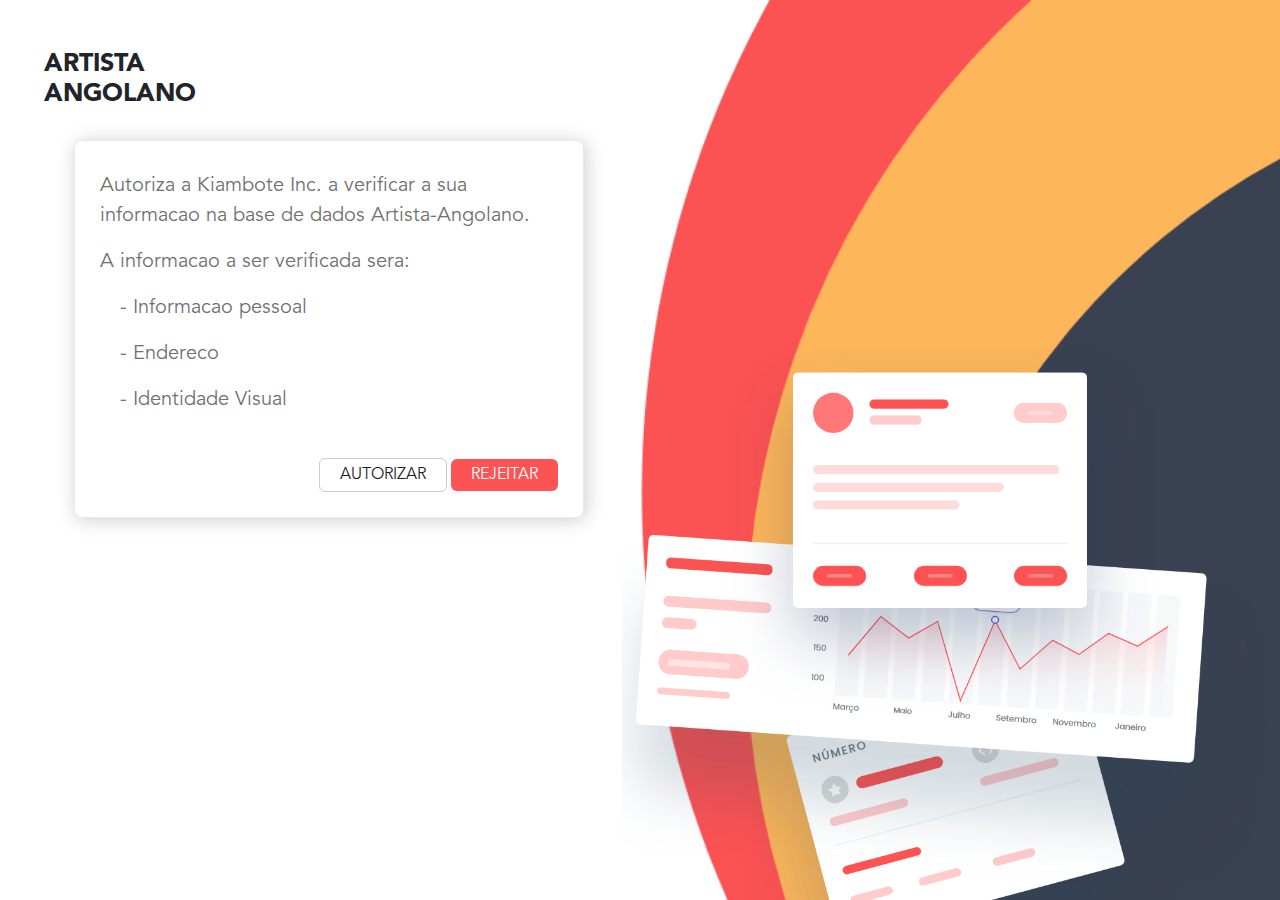
<file: index.html>
<!DOCTYPE html>
<html lang="en">

<head>
  <meta charset="UTF-8" />
  <meta http-equiv="X-UA-Compatible" content="IE=edge" />
  <meta name="viewport" content="width=device-width, initial-scale=1.0" />
  <title>Authorize desktop</title>

  <!-- CSS files -->
  <link href="./css/main.css" rel="stylesheet" />
  <link href="./css/bootstrap.min.css" rel="stylesheet" />

  <!-- Font Awesome -->
  <link rel="stylesheet" href="https://cdnjs.cloudflare.com/ajax/libs/font-awesome/4.7.0/css/font-awesome.min.css" />
</head>

<body class="">
  <div class="row fullheight ">

    <div class="col-md-6 authdiv1">
      <div class="autdash1">
        <img src="./images/mblimhbg.svg" class="bgmblauth" />
        <div class="auttoplgo">
          <h2>ARTISTA<br />ANGOLANO</h2>
        </div>
        <div class="authbox">
          <p>
            Autoriza a Kiambote Inc. a verificar a sua informacao na base de
            dados Artista-Angolano.
          </p>
          <p> A informacao a ser verificada sera:</p>
          <div class="marleft20">

            <p>- Informacao pessoal</p>
            <p>- Endereco</p>
            <p>- Identidade Visual</p>
          </div>

          <div class="authbtns">
            <a href="#" class="btnsimple">AUTORIZAR</a>
            <a href="#" class="btnred">REJEITAR</a>
          </div>
        </div>
      </div>
    </div>

    <div class="col-md-6 authdiv2bg disnonauth">

      <div class="sideimgauth ">
        <img src="./images/Group 286.png" />
      </div>
    </div>
  </div>

  <!-- JavaScript File -->
  <script src="./js/bootstrap.bundle.min.js"></script>
  <script src="https://cdnjs.cloudflare.com/ajax/libs/jquery/2.2.2/jquery.min.js"></script>
  <script src="./js/auth.js"></script>
</body>

</html>
</file>
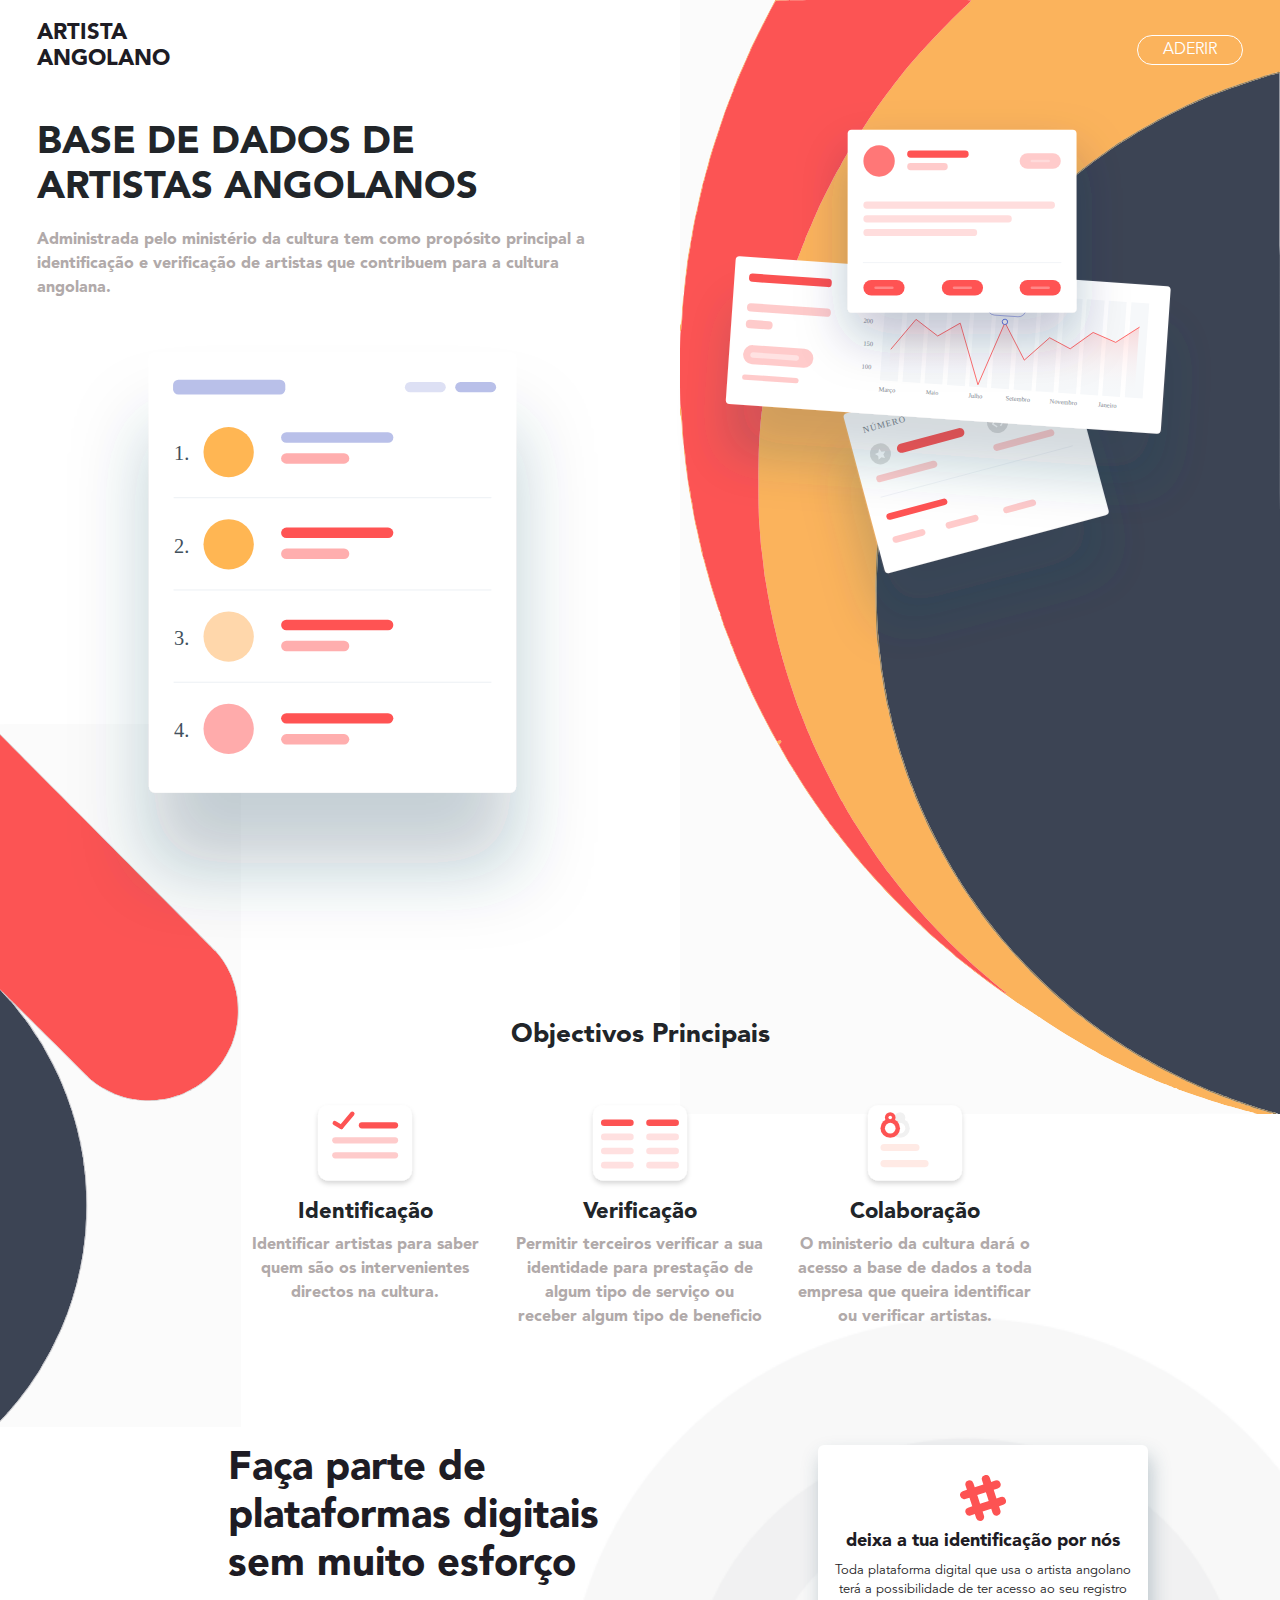
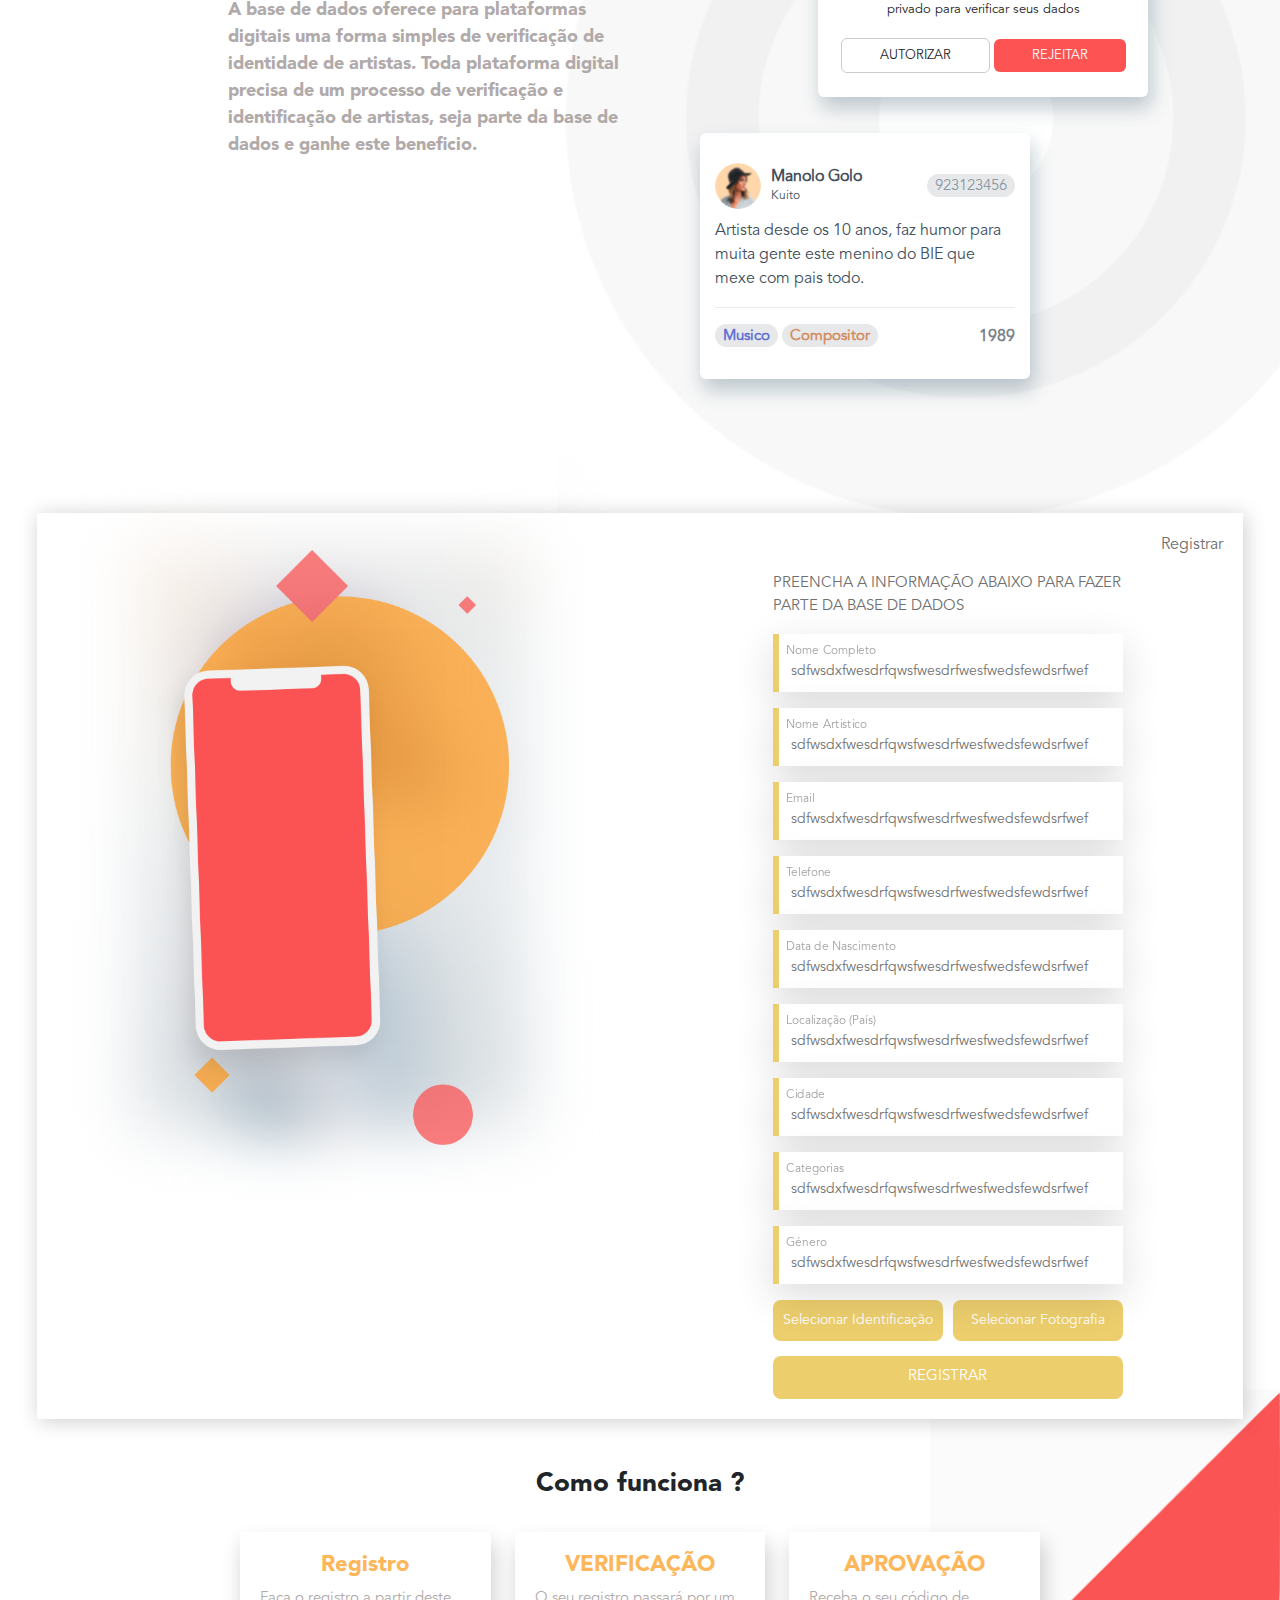
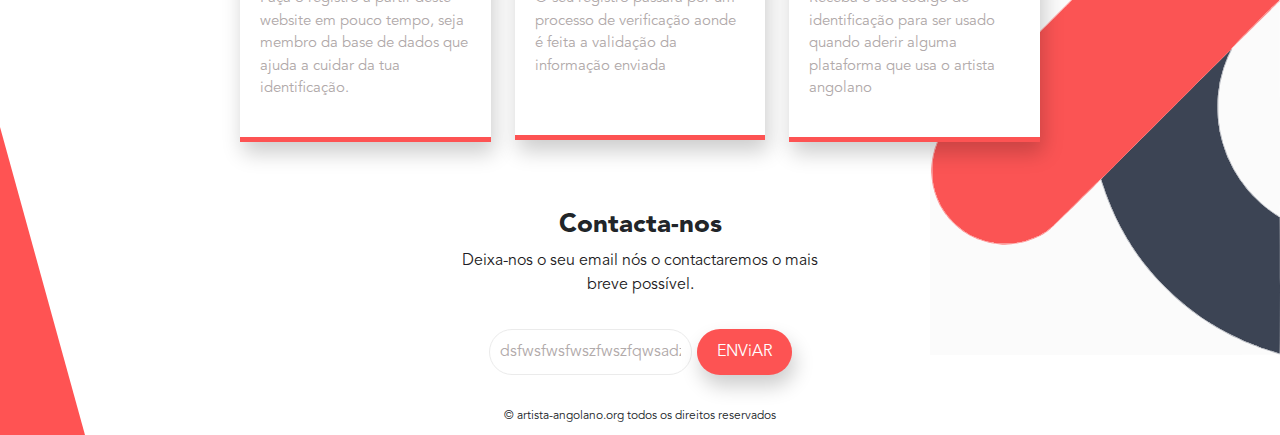
<file: Web-desktop.html>
<!DOCTYPE html>
<html lang="en">

<head>
  <meta charset="UTF-8" />
  <meta http-equiv="X-UA-Compatible" content="IE=edge" />
  <meta name="viewport" content="width=device-width, initial-scale=1.0" />
  <title>Web Desktop</title>

  <!-- CSS files -->
  <link href="./css/main.css" rel="stylesheet" />
  <link href="./css/bootstrap.min.css" rel="stylesheet" />

  <!-- Font Awesome -->
  <link rel="stylesheet" href="https://cdnjs.cloudflare.com/ajax/libs/font-awesome/4.7.0/css/font-awesome.min.css" />
</head>

<body>
  <div class="mainwebdesk">
    <div class="bgimage1">
      <img src="./images/mblimhbg.svg" />
    </div>
    <div class="bgimage1web">
      <img src="./images/bgwebdesk.svg" />
    </div>
    <div class="mainpagedekdiv">
      <div class="container-fluid">
        <div class="pageheader">
          <div>
            <h2>ARTISTA<br />ANGOLANO</h2>
          </div>
          <div>
            <a href="#" class="btntransp">ADERIR</a>
          </div>
        </div>
        <div class="firstsection">
          <div class="row">
            <div class="col-md-6">
              <div class="sec1left">
                <img src="./images/mblweb1.svg" class="dismbl1" />
                <h2>
                  BASE DE DADOS DE <br />
                  ARTISTAS ANGOLANOS
                </h2>
                <p>
                  Administrada pelo ministério da cultura tem como propósito
                  principal a identificação e verificação de artistas que
                  contribuem para a cultura angolana.
                </p>
                <img class="hidembl1" src="./images/Top Earners.svg" />
              </div>
            </div>
            <div class="col-md-6 hidembl1">
              <div class="sec1right">
                <img src="./images/webdeskimg1.svg" />
              </div>
            </div>
          </div>
        </div>

        <div class="secondmain">
          <div class="secnddevimg">
            <img src="./images/sidedev2.svg" class="disnonsd2mbl" />
            <img src="./images/mblsidedev2.svg" class="disnonsd2dek" />
          </div>
          <div class="secondsection">

            <h2>Objectivos Principais</h2>
            <div class="row">
              <div class="col-md-4">
                <div class="divcol2d">
                  <img src="./images/Group 219.svg" />
                  <h3>Identificação</h3>
                  <p>
                    Identificar artistas para saber quem são os intervenientes
                    directos na cultura.
                  </p>
                </div>
              </div>
              <div class="col-md-4">
                <div class="divcol2d">
                  <img src="./images/Group 220.svg" />
                  <h3>Verificação</h3>
                  <p>
                    Permitir terceiros verificar a sua identidade para prestação
                    de algum tipo de serviço ou receber algum tipo de beneficio
                  </p>
                </div>
              </div>
              <div class="col-md-4">
                <div class="divcol2d">
                  <img src="./images/Group 259.svg" />
                  <h3>Colaboração</h3>
                  <p>
                    O ministerio da cultura dará o acesso a base de dados a toda
                    empresa que queira identificar ou verificar artistas.
                  </p>
                </div>
              </div>
            </div>
          </div>
        </div>

        <div class="thirdmian">
          <div class="thirddevimg">
            <img src="./images/circles3.PNG" class="" />

          </div>
          <div class="thirdsection">

            <img src="./images/circlembl.svg" class="circleimgsec3" />
            <div class="row">
              <div class="col-md-6">
                <div class="sec3d1">
                  <h2>Faça parte de plataformas digitais sem muito esforço</h2>
                  <p>
                    A base de dados oferece para plataformas digitais uma forma
                    simples de verificação de identidade de artistas. Toda
                    plataforma digital precisa de um processo de verificação e
                    identificação de artistas, seja parte da base de dados e
                    ganhe este beneficio.
                  </p>
                </div>
              </div>
              <div class="col-md-6">
                <div class="sec3d2">
                  <div class="samldivfloat1">
                    <img src="./images/slack.svg" />
                    <h2>deixa a tua identificação por nós</h2>
                    <p>
                      Toda plataforma digital que usa o artista angolano terá a
                      possibilidade de ter acesso ao seu registro privado para
                      verificar seus dados
                    </p>
                    <div class="authflbtns">
                      <a href="#" class="btnsimple">AUTORIZAR</a>
                      <a href="#" class="btnred">REJEITAR</a>
                    </div>
                  </div>

                  <div class="samldivfloat2">
                    <div class="smdflex2">
                      <div>
                        <div class="smdflex3">
                          <div>
                            <img src="./images/profilePicMask.png" class="profilemask" />
                          </div>
                          <div class="profilemaskmeta">
                            <h2>Manolo Golo</h2>
                            <p>Kuito</p>
                          </div>
                        </div>
                      </div>
                      <div>
                        <span class="spandeco colorlite1">923123456</span>
                      </div>
                    </div>
                    <p class="mrtop10">
                      Artista desde os 10 anos, faz humor para muita gente este
                      menino do BIE que mexe com pais todo.
                    </p>
                    <div class="smdfexbottom">
                      <div class="smdflex2">
                        <div>
                          <span class="spandeco colorblue1"><b>Musico</b></span>
                          <span class="spandeco colorred1"><b>Compositor</b></span>
                        </div>
                        <div>
                          <p class="sidepflot2">1989</p>
                        </div>
                      </div>
                    </div>
                  </div>
                </div>
              </div>
            </div>
          </div>
        </div>

        <div class="forthsection">
          <div class="divloginmain divregmain">
            <div class="row prel">
              <div class="col-md-6 disnonimg">
                <div class="mblimg">
                  <img class="imgtop" src="./images/registermblpic.png" />
                </div>
              </div>
              <div class="col-md-6 width100">
                <div class="registerdiv">
                  <p class="ldreg">Registrar</p>
                  <div class="maindivld">
                    <div class="divpld">
                      <p>
                        PREENCHA A INFORMAÇÃO ABAIXO PARA FAZER PARTE DA BASE
                        DE DADOS
                      </p>
                    </div>

                    <form>
                      <div class="form-floating mb-3">
                        <input type="name" class="form-control" id="floatingInput"
                          placeholder="sdfwsdxfwesdrfqwsfwesdrfwesfwedsfewdsrfwef"
                          value="sdfwsdxfwesdrfqwsfwesdrfwesfwedsfewdsrfwef" />
                        <label for="floatingInput">Nome Completo</label>
                      </div>
                      <div class="form-floating mb-3">
                        <input type="name" class="form-control" id="floatingInput"
                          placeholder="sdfwsdxfwesdrfqwsfwesdrfwesfwedsfewdsrfwef"
                          value="sdfwsdxfwesdrfqwsfwesdrfwesfwedsfewdsrfwef" />
                        <label for="floatingInput">Nome Artistico</label>
                      </div>
                      <div class="form-floating mb-3">
                        <input type="email" class="form-control" id="floatingInput"
                          placeholder="sdfwsdxfwesdrfqwsfwesdrfwesfwedsfewdsrfwef"
                          value="sdfwsdxfwesdrfqwsfwesdrfwesfwedsfewdsrfwef" />
                        <label for="floatingInput">Email</label>
                      </div>
                      <div class="form-floating mb-3">
                        <input type="name" class="form-control" id="floatingInput"
                          placeholder="sdfwsdxfwesdrfqwsfwesdrfwesfwedsfewdsrfwef"
                          value="sdfwsdxfwesdrfqwsfwesdrfwesfwedsfewdsrfwef" />
                        <label for="floatingInput">Telefone</label>
                      </div>
                      <div class="form-floating mb-3">
                        <input type="name" class="form-control" id="floatingInput"
                          placeholder="sdfwsdxfwesdrfqwsfwesdrfwesfwedsfewdsrfwef"
                          value="sdfwsdxfwesdrfqwsfwesdrfwesfwedsfewdsrfwef" />
                        <label for="floatingInput">Data de Nascimento</label>
                      </div>
                      <div class="form-floating mb-3">
                        <input type="name" class="form-control" id="floatingInput"
                          placeholder="sdfwsdxfwesdrfqwsfwesdrfwesfwedsfewdsrfwef"
                          value="sdfwsdxfwesdrfqwsfwesdrfwesfwedsfewdsrfwef" />
                        <label for="floatingInput">Localização (País)</label>
                      </div>
                      <div class="form-floating mb-3">
                        <input type="name" class="form-control" id="floatingInput"
                          placeholder="sdfwsdxfwesdrfqwsfwesdrfwesfwedsfewdsrfwef"
                          value="sdfwsdxfwesdrfqwsfwesdrfwesfwedsfewdsrfwef" />
                        <label for="floatingInput">Cidade</label>
                      </div>
                      <div class="form-floating mb-3">
                        <input type="name" class="form-control" id="floatingInput"
                          placeholder="sdfwsdxfwesdrfqwsfwesdrfwesfwedsfewdsrfwef"
                          value="sdfwsdxfwesdrfqwsfwesdrfwesfwedsfewdsrfwef" />
                        <label for="floatingInput">Categorias</label>
                      </div>
                      <div class="form-floating mb-3">
                        <input type="name" class="form-control" id="floatingInput"
                          placeholder="sdfwsdxfwesdrfqwsfwesdrfwesfwedsfewdsrfwef"
                          value="sdfwsdxfwesdrfqwsfwesdrfwesfwedsfewdsrfwef" />
                        <label for="floatingInput">Género</label>
                      </div>

                      <div class="btngroup1">
                        <button class="buttonpri">
                          Selecionar Identificação
                        </button>
                        <button class="buttonpri">
                          Selecionar Fotografia
                        </button>
                      </div>
                      <button type="submit" class="buttonpri" style="margin-top: 15px">
                        REGISTRAR
                      </button>
                    </form>
                  </div>
                </div>
              </div>
            </div>
          </div>
        </div>

        <div class="fifthmain">
          <div class="fifthdevimg">
            <img src="./images/sidedev3.svg" />
          </div>
          <div class="fithsection">
            <h2>Como funciona ?</h2>
            <div class="row">
              <div class="col-md-4">
                <div class="fithsecd">
                  <h3>Registro</h3>
                  <p>
                    Faça o registro a partir deste website em pouco tempo, seja
                    membro da base de dados que ajuda a cuidar da tua
                    identificação.
                  </p>
                </div>
              </div>
              <div class="col-md-4">
                <div class="fithsecd">
                  <h3>VERIFICAÇÃO</h3>
                  <p>
                    O seu registro passará por um processo de verificação aonde
                    é feita a validação da informação enviada
                  </p>
                </div>
              </div>
              <div class="col-md-4">
                <div class="fithsecd">
                  <h3>APROVAÇÃO</h3>
                  <p>
                    Receba o seu código de identificação para ser usado quando
                    aderir alguma plataforma que usa o artista angolano
                  </p>
                </div>
              </div>
            </div>
          </div>
        </div>

        <div class="footermain">
          <div class="footerdevimg">
            <img src="./images/sidedev4.svg" />
          </div>
          <div class="footersection">

            <h2>Contacta-nos</h2>
            <p>
              Deixa-nos o seu email nós o contactaremos o mais breve possível.
            </p>
            <div class="">
              <form>
                <input type="text" placeholder="dsfwsfwsfwszfwszfqwsadzwqsadqada" />
                <button class="btncontsub">ENViAR</button>
              </form>
            </div>
            <small>© artista-angolano.org todos os direitos reservados</small>
          </div>
        </div>
      </div>
    </div>
  </div>

  <!-- JavaScript File -->
  <script src="./js/bootstrap.bundle.min.js"></script>
  <script src="https://cdnjs.cloudflare.com/ajax/libs/jquery/2.2.2/jquery.min.js"></script>
  <script src="./js/auth.js"></script>
</body>

</html>
</file>
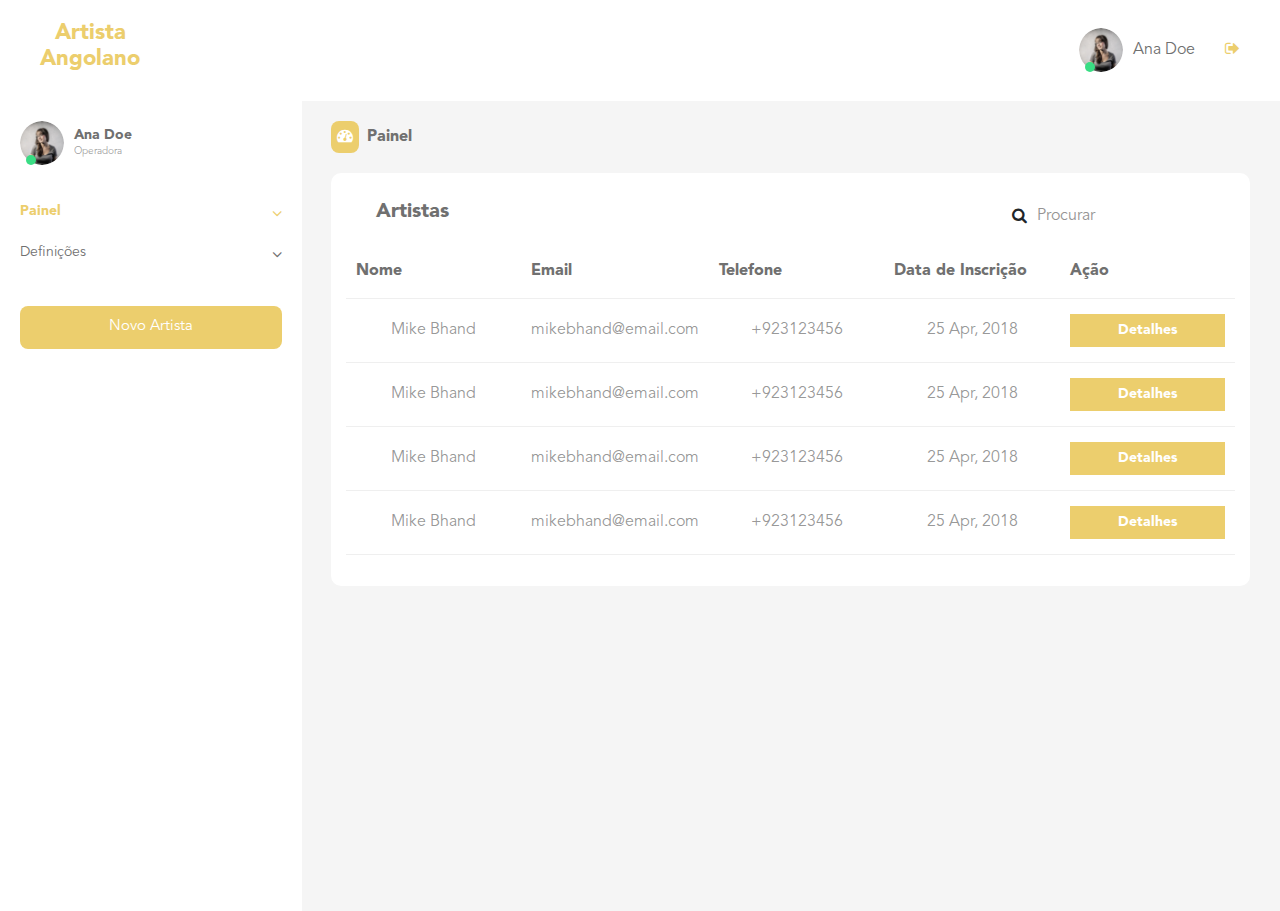
<file: admin/dashboard.html>
<!DOCTYPE html>
<html lang="en">

<head>
  <meta charset="UTF-8" />
  <meta http-equiv="X-UA-Compatible" content="IE=edge" />
  <meta name="viewport" content="width=device-width, initial-scale=1.0" />
  <title>Dashboard</title>

  <!-- CSS files -->
  <link href="../css/main.css" rel="stylesheet" />
  <link href="../css/bootstrap.min.css" rel="stylesheet" />

  <!-- Font Awesome -->
  <link rel="stylesheet" href="https://cdnjs.cloudflare.com/ajax/libs/font-awesome/4.7.0/css/font-awesome.min.css" />
</head>

<body class="bgdash">
  <div class="tophead">
    <div class="mainlogo1">
      <h2>Artista<br>Angolano</h2>
    </div>
    <div class="userdp">
      <div class="profilpic">
        <img src="../images/team-3.png" />
        <span></span>
      </div>
      <p>Ana Doe</p>
      <a href="#"><i class="fa fa-sign-out colorpri"></i></a>
    </div>
  </div>
  <div class="row">
    <div class="col-md-3">
      <div class="dashsidebar">
        <div class="userdp margbott1">
          <div class="profilpic">
            <img src="../images/team-3.png" />
            <span></span>
          </div>
          <div class="usermeta">
            <h2>Ana Doe</h2>
            <p>Operadora</p>
          </div>

        </div>
        <div class="bardashdiv">
          <h2 class="colorpri fontblack">Painel</h2>
          <a><i class="fa fa-angle-down colorpri"></i></a>
        </div>
        <div class="bardashdiv">
          <h2 class="colorli fontbook">Definições</h2>
          <a><i class="fa fa-angle-down colorli"></i></a>
        </div>
        <div>
          <button class="buttonpri">Novo Artista</button>
        </div>
      </div>
    </div>

    <div class="col-md-9">
      <div class="maindash">
        <div class="paneltxtdiv">
          <span><i class="fa fa-tachometer"></i></span>
          <p>Painel</p>
        </div>

        <div class="tablepanel">

          <div class="tabletop">
            <div>
              <h2>Artistas</h2>
            </div>
            <div>
              <div class="search"> <i class="fa fa-search"></i> <input type="text" class="form-control"
                  placeholder="Procurar"></div>
            </div>
          </div>
          <div class="table-responsive">
            <table class="table table-hover">
              <thead>
                <tr>
                  <th scope="col" width="20%">Nome</th>
                  <th scope="col" width="20%">Email</th>
                  <th scope="col" width="20%">Telefone</th>
                  <th scope="col" width="20%">Data de Inscrição</th>
                  <th scope="col" width="20%">Ação</th>
                </tr>
              </thead>
              <tbody>
                <tr>
                  <td>Mike Bhand</td>
                  <td>mikebhand@email.com </td>
                  <td> +923123456 </td>
                  <td>25 Apr, 2018 </td>
                  <td> <button class="buttonpri2" data-bs-toggle="modal" data-bs-target="#detailModal">Detalhes</button>
                  </td>
                </tr>
                <tr>
                  <td>Mike Bhand</td>
                  <td>mikebhand@email.com </td>
                  <td> +923123456 </td>
                  <td>25 Apr, 2018 </td>
                  <td> <button class="buttonpri2" data-bs-toggle="modal" data-bs-target="#detailModal">Detalhes</button>
                  </td>
                </tr>
                <tr>
                  <td>Mike Bhand</td>
                  <td>mikebhand@email.com </td>
                  <td> +923123456 </td>
                  <td>25 Apr, 2018 </td>
                  <td> <button class="buttonpri2" data-bs-toggle="modal" data-bs-target="#detailModal">Detalhes</button>
                  </td>
                </tr>
                <tr>
                  <td>Mike Bhand</td>
                  <td>mikebhand@email.com </td>
                  <td> +923123456 </td>
                  <td>25 Apr, 2018 </td>
                  <td> <button class="buttonpri2" data-bs-toggle="modal" data-bs-target="#detailModal">Detalhes</button>
                  </td>
                </tr>

              </tbody>
            </table>
          </div>
        </div>
      </div>
    </div>
  </div>


  <!-- Detail Model -->
  <div class="modal" id="detailModal" tabindex="-1" aria-labelledby="detailModalLabel" aria-hidden="true">
    <div class="modal-dialog detailmodl">
      <div class="modal-content">
        <div class="modal-body">
          <div class="modaldelt">
            <div class="deta1">
              <h2>Detalhes</h2>
              <p>Name: <span>Evanilson Abril</span></p>
              <p>Date of Birth: <span>02/16/1989</span> </p>
              <p>ID Number: <span>45434534342234322323</span></p>
              <p>Status: <span>Active</span></p>
            </div>
            <div class="deta2">
              <img src="../images/dummy-pic.png" />
            </div>
          </div>

          <div>
            <button type="button" class="buttonpri3">Option</button>
            <button type="button" class="buttonpri3">Option</button>
            <button type="button" class="buttonpri3">Option</button>
            <button type="button" class="buttonpri3" data-bs-dismiss="modal">Close</button>

          </div>
        </div>

      </div>
    </div>
  </div>

  <!-- JavaScript File -->
  <script src="../js/bootstrap.bundle.min.js"></script>
  <script src="https://cdnjs.cloudflare.com/ajax/libs/jquery/2.2.2/jquery.min.js"></script>
  <script src="../js/auth.js"></script>
</body>

</html>
</file>
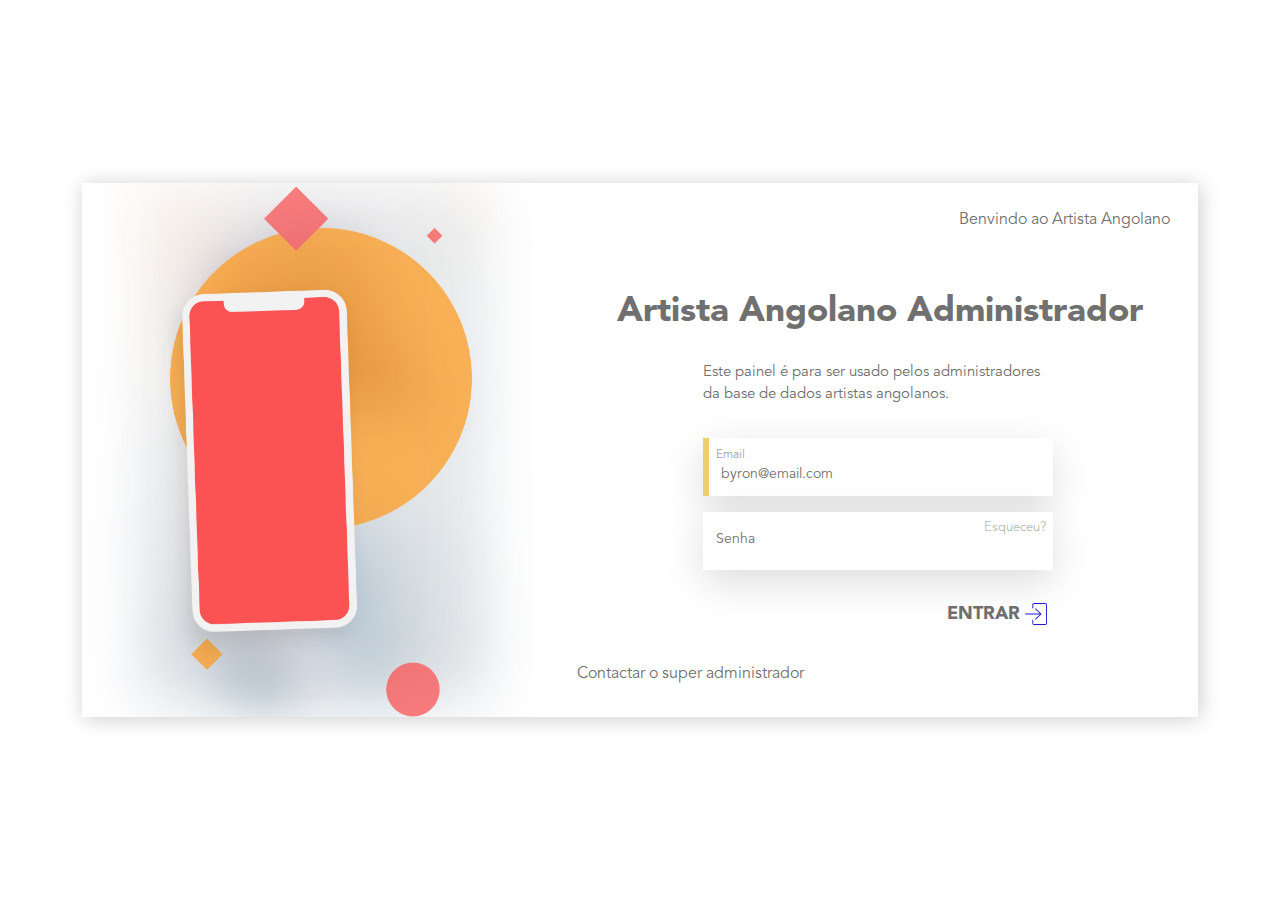
<file: admin/login.html>
<!DOCTYPE html>
<html lang="en">

<head>
  <meta charset="UTF-8" />
  <meta http-equiv="X-UA-Compatible" content="IE=edge" />
  <meta name="viewport" content="width=device-width, initial-scale=1.0" />
  <title>Login</title>

  <!-- CSS files -->
  <link href="../css/main.css" rel="stylesheet" />
  <link href="../css/bootstrap.min.css" rel="stylesheet" />

  <!-- Font Awesome -->
  <link rel="stylesheet" href="https://cdnjs.cloudflare.com/ajax/libs/font-awesome/4.7.0/css/font-awesome.min.css" />
</head>

<body class="">
  <div class="container dcont">
    <div class="divloginmain">
      <div class="row aligncenter prel">
        <div class="col-md-5 disnonimg">
          <div class="mblimg">
            <img src="../images/mobileloginpic.png" />
          </div>
        </div>
        <div class="col-md-7">
          <div class="logindiv">
            <p class="ldfirst">Benvindo ao Artista Angolano</p>
            <div class="maindivld">
              <h2>Artista Angolano Administrador</h2>
              <div class="divpld">
                <p>
                  Este painel é para ser usado pelos administradores da base de
                  dados artistas angolanos.
                </p>
              </div>

              <form>
                <div class="form-floating mb-3">
                  <input type="email" class="form-control" id="floatingInput" placeholder="byron@email.com"
                    value="byron@email.com" />
                  <label for="floatingInput">Email</label>
                </div>
                <div class="form-floating">
                  <input type="password" class="form-control" id="floatingPassword" placeholder="Password" />
                  <label for="floatingPassword">Senha</label>

                  <a href="#" class="passforget">Esqueceu?</a>
                </div>
                <div class="btnsub">
                  <button type="submit">ENTRAR <img src="../images/enter-icon.svg" /></button>
                </div>
              </form>
            </div>

            <p class="ldlast">Contactar o super administrador</p>
          </div>
        </div>
      </div>
    </div>
  </div>

  <!-- JavaScript File -->
  <script src="../js/bootstrap.bundle.min.js"></script>
  <script src="https://cdnjs.cloudflare.com/ajax/libs/jquery/2.2.2/jquery.min.js"></script>
  <script src="../js/auth.js"></script>
</body>

</html>
</file>
<file: css/main.css>
:root {
  --white: #ffffff;
  --black1: #707070;
  --black46: #464646;
  --gray: #707070;
  --primarycolor: #ecce6d;
  --bgcolorlite: #f9f9f9;
}
* {
  box-sizing: border-box;
  margin: 0px;
}

@font-face {
  font-family: myFontBlack;
  src: url(./fonts/AvenirLTStd-Black.otf);
}
@font-face {
  font-family: myFontBook;
  src: url(./fonts/AvenirLTStd-Book.otf);
}
@font-face {
  font-family: myFontRoman;
  src: url(./fonts/AvenirLTStd-Roman.otf);
}
body {
  font-family: myFontBook !important;
  overflow-x: hidden;
  background-color: #ffffff;
}

.mblimg img {
  /* max-width: 580px; */
  width: 100%;
}
.aligncenter {
  align-items: center;
}
.prel {
  position: relative;
}
.divloginmain {
  box-shadow: 2px 2px 20px #00000033;
  margin: 50px 0;
}
.divregmain {
  background-color: #ffffff;
}
.logindiv {
  padding: 20px;
}
.passforget {
  position: absolute;
  top: 6px;
  right: 7px;
  color: #70707087;
  font-size: 13px;
  text-decoration: none;
}
.passforget:hover {
  color: #70707087;
}
.ldfirst {
  color: var(--black1);
  font-family: myFontBook !important;
  font-size: 16px;
  position: absolute;
  top: 25px;
  right: 40px;
}
.maindivld {
}
.maindivld h2 {
  color: var(--black1);
  font-family: myFontBlack !important;
  font-size: 35px;
  padding-left: 40px;
}
.divpld {
  max-width: 350px;
  margin: auto;
}
.divpld p {
  color: var(--black1);
  font-family: myFontBook !important;
  font-size: 15px;
  padding: 20px 0 15px;
}
.maindivld form {
  max-width: 350px;
  margin: auto;
}
.ldlast {
  color: var(--black1);
  font-family: myFontBook !important;
  font-size: 16px;
  position: absolute;
  bottom: 15px;
}
.form-floating > .form-control {
  padding: 1rem 0.75rem;
  border-radius: 0px !important;
  border: 0px solid !important;
  box-shadow: 0px 12px 40px hsl(0deg 0% 0% / 14%);
  color: #707070 !important;
  font-family: myFontBook !important;
  font-size: 14px !important;
}
.form-floating > label {
  font-size: 14px;
  color: #707070 !important;
  font-family: myFontBook !important;
}
.form-control:focus {
  box-shadow: 0 0 0 0rem rgb(13 110 253 / 0%) !important;
  /* border-left: 6px solid #ECCE6D !important; */
}
.form-floating > .form-control:focus,
.form-floating > .form-control:not(:placeholder-shown) {
  border-left: 6px solid #ecce6d !important;
}
.btnsub {
  margin: 30px 0;
}
.btnsub button {
  border: 0px solid;
  font-size: 18px;
  text-transform: uppercase;
  color: #707070 !important;
  font-family: myFontBlack !important;
  background-color: transparent;
  display: block;
  float: right;
}
.btnsub button img {
  width: 22px;
}

/* ------------------------------------------ */
/* Dashbaord */
.bgdash {
  background-color: #f5f5f5 !important;
}
.tophead {
  background-color: var(--white);
  padding: 20px 40px;
  display: flex;
  align-items: center;
  justify-content: space-between;
}
.mainlogo1 {
  text-align: center;
}
.tophead h2 {
  color: var(--primarycolor);
  font-family: myFontBlack !important;
  font-size: 22px;
}
.userdp {
  display: flex;
  align-items: center;
}
.profilpic {
  position: relative;
}
.profilpic img {
  width: 44px;
  border-radius: 50px;
}
.profilpic span {
  width: 10px;
  height: 10px;
  background-color: #39dd84;
  position: absolute;
  bottom: 0;
  left: 6px;
  border-radius: 50px;
}
.userdp p {
  margin-bottom: 0px;
  color: var(--black1);
  font-family: myFontBook !important;
  font-weight: 300;
  font-size: 16px;
  padding: 0 30px 0 10px;
}
.colorpri {
  color: var(--primarycolor) !important;
}
.colorli {
  color: var(--black1) !important;
}
.fontbook {
  font-family: myFontBook !important;
}
.fontblack {
  font-family: myFontBlack !important;
}
.margbott1 {
  margin-bottom: 30px;
}
.bardashdiv {
  display: flex;
  align-items: center;
  justify-content: space-between;
  padding: 8px 0;
}
.bardashdiv h2 {
  font-size: 14px;
}
.userdp a {
  text-decoration: none;
}
.dashsidebar {
  background-color: white;
  padding: 20px 20px;

  height: 90vh;
}
.usermeta {
  padding: 0 10px;
}
.usermeta h2 {
  color: var(--black1);
  font-family: myFontBlack !important;
  font-size: 14px;
  margin: 0px;
}
.usermeta p {
  color: #707070ab;
  font-family: myFontBook !important;
  font-size: 10px;
  margin: 0px;
  padding: 0px;
}
.buttonpri {
  background-color: var(--primarycolor);
  color: white;
  font-family: myFontBook !important;
  font-weight: 300;
  font-size: 15px;
  width: 100%;
  padding: 10px;
  text-align: center;
  border: 0px solid;
  border-radius: 8px;
  margin-top: 30px;
}
.maindash {
  padding: 20px 30px 20px 5px;
}
.paneltxtdiv {
  display: flex;
  align-items: center;
}
.paneltxtdiv span {
  background: var(--primarycolor);
  padding: 4px 6px;
  border-radius: 8px;
}
.paneltxtdiv span .fa {
  color: white !important;
}
.paneltxtdiv p {
  font-family: myFontBlack !important;
  font-size: 16px;
  color: var(--black1);
  margin-bottom: 0px;
  margin-left: 8px;
  font-weight: 600;
}

.tablepanel {
  background-color: white;
  padding: 15px;
  border-radius: 10px;
  margin: 20px 0;
}
.buttonpri2 {
  background-color: var(--primarycolor);
  color: white;
  font-family: myFontBlack !important;
  font-weight: 800;
  font-size: 14px;
  width: 100%;
  padding: 6px;
  text-align: center;
  border: 0px solid;
  border-radius: 0px;
}
.table > :not(caption) > * > * {
  border-bottom-color: #7070701c !important;
  border-color: #7070701c !important;
  padding: 15px 10px !important;
}
.table > tbody {
  vertical-align: baseline !important;
}
.table thead th {
  color: #707070 !important;
  font-family: myFontBlack !important;
  font-size: 16px;
  font-weight: 800;
}
.table tbody td {
  color: #4b4b4b96 !important;
  font-family: myFontBook !important;
  font-size: 16px;
  font-weight: 300;
  text-align: center;
}

.search {
  position: relative;
}

.search input {
  text-indent: 25px;
  border: 0px solid #d6d4d4;
}

.search input:focus {
  box-shadow: none;
  border: 0px solid;
}
.search input::placeholder {
  color: #969494;
  font-family: myFontBook !important;
  font-weight: 300;
}
.search .fa-search {
  position: absolute;
  top: 9px;
  left: 12px;
}
.tabletop {
  display: flex;
  justify-content: space-between;
  align-items: center;
  padding: 10px 30px;
}
.tabletop h2 {
  color: var(--black1) !important;
  font-family: myFontBlack !important;
  font-size: 20px;
}
.buttonpri3 {
  background-color: var(--primarycolor);
  color: white;
  font-family: myFontBook !important;
  font-weight: 300;
  font-size: 15px;
  padding: 10px;
  text-align: center;
  border: 0px solid;
}
.modaldelt {
  display: flex;
  justify-content: space-between;
  border: 1px solid var(--black1);
  border-radius: 8px;
  padding: 30px;
  margin-bottom: 20px;
}
.deta1 {
  margin-bottom: 20px;
}
.deta1 h2 {
  font-family: myFontBlack !important;
  font-size: 20px;
}
.deta1 p {
  font-family: myFontBook !important;
  font-size: 18px;
  margin-bottom: 2px;
}
.deta1 span {
  font-family: myFontBook !important;
  font-size: 18px;
}
.deta2 {
}
.deta2 img {
  max-width: 200px;
}

.detailmodl {
  max-width: 760px !important;
  margin: 1.75rem auto;
}

/* ------------------------------------------- */

/* Web UI Pages Styling */
@import url("https://fonts.googleapis.com/css2?family=Poppins:wght@200;300;400;500;600&display=swap");
.autdash1 {
  padding: 8% 7%;
}
.auttoplgo {
}
.auttoplgo h2 {
  font-family: myFontBlack !important;
  font-size: 25px;
  font-weight: 600;
  margin-bottom: 30px;
}
.authbox {
  box-shadow: 2px 2px 20px #00000033;
  border: 1px solid #e6ebf0;
  padding: 30px 25px;
  margin-left: 30px;
  background-color: #fff;
  border-radius: 8px;
}
.authbox p {
  font-size: 20px;
  /* font-family: 'Poppins', sans-serif !important;
font-weight: 400; */
  color: #707070;
}
.authbtns {
  text-align: end;
  margin-top: 3rem;
}
.btnsimple {
  /* font-family: 'Poppins', sans-serif !important;
font-weight: 300; */
  font-size: 16px;
  color: #1e1c24;
  background-color: white;
  border-radius: 6px;
  padding: 8px 20px;
  text-decoration: none;
  border: 1px solid #cbcbcb;
}
.btnsimple:hover {
  color: #1e1c24 !important;
}
.btnred:hover {
  color: #fff !important;
}
.marleft20 {
  margin-left: 20px;
}
.btnred {
  /* font-family: 'Poppins', sans-serif !important;
font-weight: 300; */
  font-size: 16px;
  background-color: #fd5353;
  color: #fff;
  border-radius: 6px;
  padding: 8px 20px;
  text-decoration: none;
}
.fullheight {
  height: 100vh;
}
a:hover {
  text-decoration: none;
}
.authdiv2bg {
  background-image: url(../images/imgbg1.PNG);
  background-repeat: no-repeat;
  background-size: cover;
  position: relative;
}
.sideimgauth {
}
.sideimgauth img {
  width: 100%;
  position: absolute;
  bottom: 0;
  left: -18px;
}

.bgmblauth {
  display: none;
}

/* Web Desktop page */
.bgimage1 {
  position: relative;
  display: none;
}

.mainpagedekdiv {
  width: 100%;
  position: relative;
  z-index: 7;
  padding: 20px 25px 10px;
}
.pageheader {
  display: flex;
  align-items: center;
  justify-content: space-between;
}
.pageheader h2 {
  font-family: myFontBlack;
  font-size: 22px;
  font-weight: 800;
  color: #1e1c24;
}
.btntransp {
  color: white;
  border: 1px solid white;
  padding: 6px 25px;
  border-radius: 100px;
  font-size: 16px;
  text-decoration: none;
}
.btntransp:hover {
  color: #fff !important;
}
.firstsection {
}
.sec1left {
  padding: 2.5rem 0;
}
.sec1left h2 {
  font-family: myFontBlack;
  font-size: 38px;
  font-weight: bold;
  margin-bottom: 1rem;
}
.sec1left p {
  font-family: myFontBlack;
  font-size: 16px;
  color: #b1aaaa;
}
.sec1left img {
  width: 100%;
}
.sec1right {
}
.sec1right img {
  width: 100%;
}
.dismbl1 {
  display: none;
}
.secondsection {
  max-width: 800px;
  margin: auto;
  margin-bottom: 2rem;
}
.secondsection h2 {
  font-family: myFontBlack;
  font-size: 26px;
  font-weight: bold;
  margin-bottom: 3rem;
  text-align: center;
}
.divcol2d {
  margin-bottom: 20px;
}
.divcol2d img {
  width: 110px;
  margin: auto;
  display: block;
  margin-bottom: 0.5rem;
}
.divcol2d h3 {
  font-family: myFontBlack;
  font-size: 22px;
  font-weight: bold;
  margin-bottom: 0.5rem;
  text-align: center;
}
.divcol2d p {
  font-family: myFontBlack;
  font-size: 16px;
  color: #b1aaaa;
  text-align: center;
}

.fithsection {
  max-width: 800px;
  margin: auto;
  margin-bottom: 2rem;
}
.fithsection h2 {
  font-family: myFontBlack;
  font-size: 26px;
  font-weight: bold;
  margin-bottom: 2rem;
  text-align: center;
}
.fithsecd {
  margin-bottom: 20px;
  border-bottom: 5px solid #fd5353;
  background-color: white;
  box-shadow: 3px 11px 20px #00000033;
  padding: 20px;
}

.fithsecd h3 {
  font-family: myFontBlack;
  font-size: 22px;
  color: #fdb65a;
  font-weight: bold;
  margin-bottom: 0.6rem;
  text-align: center;
}
.fithsecd p {
  font-family: myFontBook;
  font-size: 15px;
  color: #b1aaaa;
}
.footersection {
  max-width: 400px;
  margin: 3rem auto 0px;
}
.footersection h2 {
  font-family: myFontBlack;
  font-size: 26px;
  font-weight: bold;
  text-align: center;
}
.footersection p {
  font-family: myFontBook;
  font-size: 16px;
  color: #1e1c24;
  text-align: center;
}
.footersection form {
  display: flex;
  justify-content: center;
  margin: 2rem 0;
}
.footersection form input {
  border: 1px solid #ebebeb;
  border-radius: 100px;
  margin-right: 5px;
  padding: 10px;
}
.footersection form input::placeholder {
  color: #b1aaaa;
}
:focus-visible {
  outline: auto 0px !important;
}

.btncontsub {
  font-size: 16px;
  background-color: #fd5353;
  color: #fff;
  border-radius: 100px;
  padding: 8px 20px;
  text-decoration: none;
  border: 0px solid;
  box-shadow: 3px 11px 20px #00000033;
}
.btncontsub:hover {
  color: #fff !important;
}

.footersection small {
  font-family: myFontBook;
  font-size: 12px;
  text-align: center;
  display: block;
}
.btngroup1 {
  display: flex;
}
.btngroup1 button {
  width: 50%;
  display: block;
  margin: 0 10px 0 0;
  font-size: 14px;
}
.btngroup1 button:last-child {
  margin: 0px !important;
}
.registerdiv {
  padding: 20px;
}
.ldreg {
  color: var(--black1);
  font-family: myFontBook !important;
  font-size: 16px;
  text-align: right;
}

.registerdiv .divpld p {
  padding: 0px !important;
}
.imgtop {
  margin-top: -65px;
}
.thirdsection {
  position: relative;
  padding: 4rem 0px 18rem;
}
.circleimgsec3 {
  display: none;
}
.sec3d1 {
  max-width: 400px;
  margin: auto 0 auto auto;
}
.sec3d1 h2 {
  font-family: myFontBlack;
  font-size: 40px;
  color: #1e1c24;
}
.sec3d1 p {
  color: #b1aaaa;
  font-family: myFontBlack;
  font-size: 18px;
}
.sec3d2 {
  position: relative;
}
.samldivfloat1 {
  padding: 30px 15px;
  box-shadow: 3px 11px 20px #1f485d47;
  border-radius: 6px;
  max-width: 330px;
  position: absolute;
  right: 16%;
  top: 0px;
  background-color: #fff;
}
.samldivfloat1 img {
  width: 46px;
  margin: auto;
  display: block;
}
.samldivfloat1 h2 {
  color: #1e1c24;
  font-family: myFontBlack;
  font-size: 18px;
  text-align: center;
  margin-top: 10px;
}
.samldivfloat1 p {
  color: #1e1c24;
  font-family: myFontBook;
  font-size: 13px;
  text-align: center;
}
.authflbtns {
  text-align: center;
  margin-top: 1.5rem;
}
.authflbtns a {
  font-size: 13px !important;
  padding: 10px 38px !important;
}

.samldivfloat2 {
  padding: 30px 15px;
  box-shadow: 3px 11px 20px #1f485d47;
  border-radius: 6px;
  max-width: 330px;
  position: relative;
  top: 18rem;
  left: 3rem;
  background-color: #fff;
}
.smdflex2 {
  display: flex;
  justify-content: space-between;
  align-items: center;
}
.smdflex3 {
  display: flex;
  align-items: center;
  justify-content: flex-start;
}
.profilemask {
  width: 46px;
  border-radius: 100px;
}
.profilemaskmeta {
  margin-left: 10px;
}
.profilemaskmeta h2 {
  color: #42505c;
  font-size: 16px !important;
  font-weight: 800;
  margin-bottom: 0px;
}
.profilemaskmeta p {
  color: #79828b;
  font-size: 12px !important;
  margin-bottom: 0px;
}
.mrtop10 {
  margin-top: 10px;
}
.spandeco {
  background-color: #79828b2e;
  font-size: 15px;
  border-radius: 16px;
  padding: 5px 8px 3px;
}
.samldivfloat2 p {
  color: #42505c;
  font-size: 16px;
}
.colorlite1 {
  color: #8d99a4 !important;
}
.colorred1 {
  color: #d28e62 !important;
}
.colorblue1 {
  color: #6271d2 !important;
}
.sidepflot2 {
  color: #79828b !important;
  font-size: 18px;
  font-weight: 600;
  margin-bottom: 0px;
}
.smdfexbottom {
  border-top: 1px solid #e6ebf0;
  padding-top: 1rem;
}
.bgimage1web {
  z-index: -1;
  position: absolute;
  top: -2px;
  right: 0px;
  width: 600px;
}
.bgimage1web img {
  width: 100%;
}
.footerdevimg {
  z-index: -1;
  position: absolute;
  bottom: -10px;
  left: -37px;
  width: 85px;
}
.footerdevimg img {
  width: 100%;
}
.footermain {
  position: relative;
}
.fifthmain {
  position: relative;
}
.fifthdevimg {
  z-index: -1;
  position: absolute;
  top: -80px;
  right: -37px;
  width: 350px;
}
.fifthdevimg img {
  width: 100%;
}
.secondmain {
  position: relative;
}
.secnddevimg {
  z-index: -1;
  position: absolute;
  top: -90%;
  left: -49px;
  width: 21%;
}
.secnddevimg img {
  width: 100%;
}
.disnonsd2dek {
  display: none;
}
.thirdmian {
  position: relative;
}
.thirddevimg {
  z-index: -1;
  position: absolute;
  top: -17%;
  right: -38px;
  width: 52%;
}
.thirddevimg img {
  width: 100%;
}

/* Responsive for all pages */

@media (min-width: 768px) {
  .fithsecd {
    min-height: 13rem;
  }
}
/* Small devices (landscape phones, less than 768px) */
@media (max-width: 767.98px) {
  .dashsidebar {
    height: 100%;
    padding: 20px 20px 40px;
  }
  .maindash {
    padding: 20px 15px;
  }
  .tabletop {
    flex-direction: column;
    justify-content: flex-start;
    align-items: flex-start;
    padding: 10px 8px;
  }
  .tabletop h2 {
    margin-bottom: 15px;
  }
  .modaldelt {
    justify-content: flex-end;
    flex-direction: column;
  }
  .detailmodl {
    max-width: 400px !important;
  }
  .bgmblauth {
    width: 450px;
  }
  .sec1left h2 {
    font-size: 22px;
  }
  .sec1left p {
    font-size: 14px;
  }
  .sec1left img {
    margin: -90px 0 -120px 0 !important;
  }
}

/* X-Small devices (portrait phones, less than 576px) */
@media (max-width: 575.98px) {
  .tophead {
    padding: 12px 15px;
  }
  .bgmblauth {
    width: 300px !important;
  }
  .sec1left img {
    margin: -64px 0 -65px 0 !important;
  }
  .pageheader h2 {
    font-family: myFontBlack;
    font-size: 16px;
    font-weight: 800;
    color: #1e1c24;
  }
  .footerdevimg {
    z-index: -1;
    position: absolute;
    bottom: 114px;
    left: -37px;
    width: 37px;
  }
  .btntransp {
    font-size: 14px;
  }
  .bgimage1 {
    width: 254px !important;
  }
}
/* Medium devices (tablets, less than 992px) */
@media (max-width: 991.98px) {
  .disnonsd2dek {
    display: block;
  }
  .thirddevimg {
    display: none;
  }
  .disnonsd2mbl {
    display: none;
  }
  .secnddevimg {
    top: 0px;
    left: -38px;
    width: 33px;
  }
  .bgimage1 {
    display: block;
    z-index: -1;
    position: absolute;
    top: -2px;
    right: 0px;
    width: 330px;
  }
  .bgimage1 img {
    width: 100%;
  }
  .bgimage1web {
    display: none;
  }
  .fifthdevimg {
    display: none;
  }
  .disnonimg {
    display: none;
  }
  .divloginmain .col-md-7 {
    max-width: 100%;
    width: 100%;
  }
  .logindiv {
    height: 80vh;
  }
  .maindivld {
    margin-top: 45px;
  }
  .disnonauth {
    display: none;
  }
  .authdiv1 {
    width: 100% !important;
  }
  .autdash1 {
    padding: 2% 2%;
  }
  .authbox {
    margin: 0 4%;
  }
  .authbtns {
    text-align: center;
    margin-top: 2rem;
    padding-top: 2rem;
    border-top: 1px solid #e6ebf0;
    padding-bottom: 1rem;
  }
  .authbox p {
    font-size: 16px;
  }

  .btnsimple {
    font-size: 16px;
    padding: 12px 34px;
    font-weight: 500;
  }
  .btnred {
    font-size: 16px;
    padding: 12px 34px;
    font-weight: 500;
  }

  .bgmblauth {
    display: block;
    position: absolute;
    top: -86px;
    right: -1px;
    z-index: -1;
  }
  .dismbl1 {
    display: block;
  }
  .hidembl1 {
    display: none;
  }
  .firstsection .col-md-6 {
    width: 100% !important;
  }
  .sec1left img {
    width: 100%;
    margin: -135px 0;
  }
  .sec1left h2 {
    text-align: center;
  }
  .sec1left p {
    text-align: center;
  }

  .width100 {
    width: 100% !important;
  }
  .registerdiv .ldreg {
    text-align: center !important;
    margin-bottom: 0px !important;
  }
  .registerdiv .maindivld {
    margin-top: 10px !important;
  }
  .divregmain {
    box-shadow: unset !important;
  }
  .sec3d1 {
    margin: 0px;
    max-width: 100%;
  }
  .sec3d1 h2 {
    font-size: 25px;
  }
  .sec3d1 p {
    font-size: 16px;
  }
  .thirdsection {
    padding: 1rem 0px 1rem;
  }
  .samldivfloat2 {
    display: none;
  }
  .thirdsection .col-md-6 {
    max-width: 100% !important;
    width: 100%;
  }
  .samldivfloat1 {
    position: unset;
    margin: 2rem auto;
  }
  .circleimgsec3 {
    z-index: -1;
    position: absolute;
    margin: auto;
    display: block;
  }
}

/* Large devices (desktops, less than 1200px) */
@media (max-width: 1199.98px) {
}

/* X-Large devices (large desktops, less than 1400px) */
@media (max-width: 1399.98px) {
  .dcont {
    height: 100vh;
    align-items: center;
    display: flex;
  }
}
@media (min-width: 1399.98px) {
  .dcont {
    height: 100vh;
    align-items: center;
    display: flex;
  }
}
@media (min-width: 1000px) {
  .thirddevimg {
    z-index: -1;
    position: absolute;
    top: -10%;
    right: -38px;
    width: 60%;
  }
}
</file>
